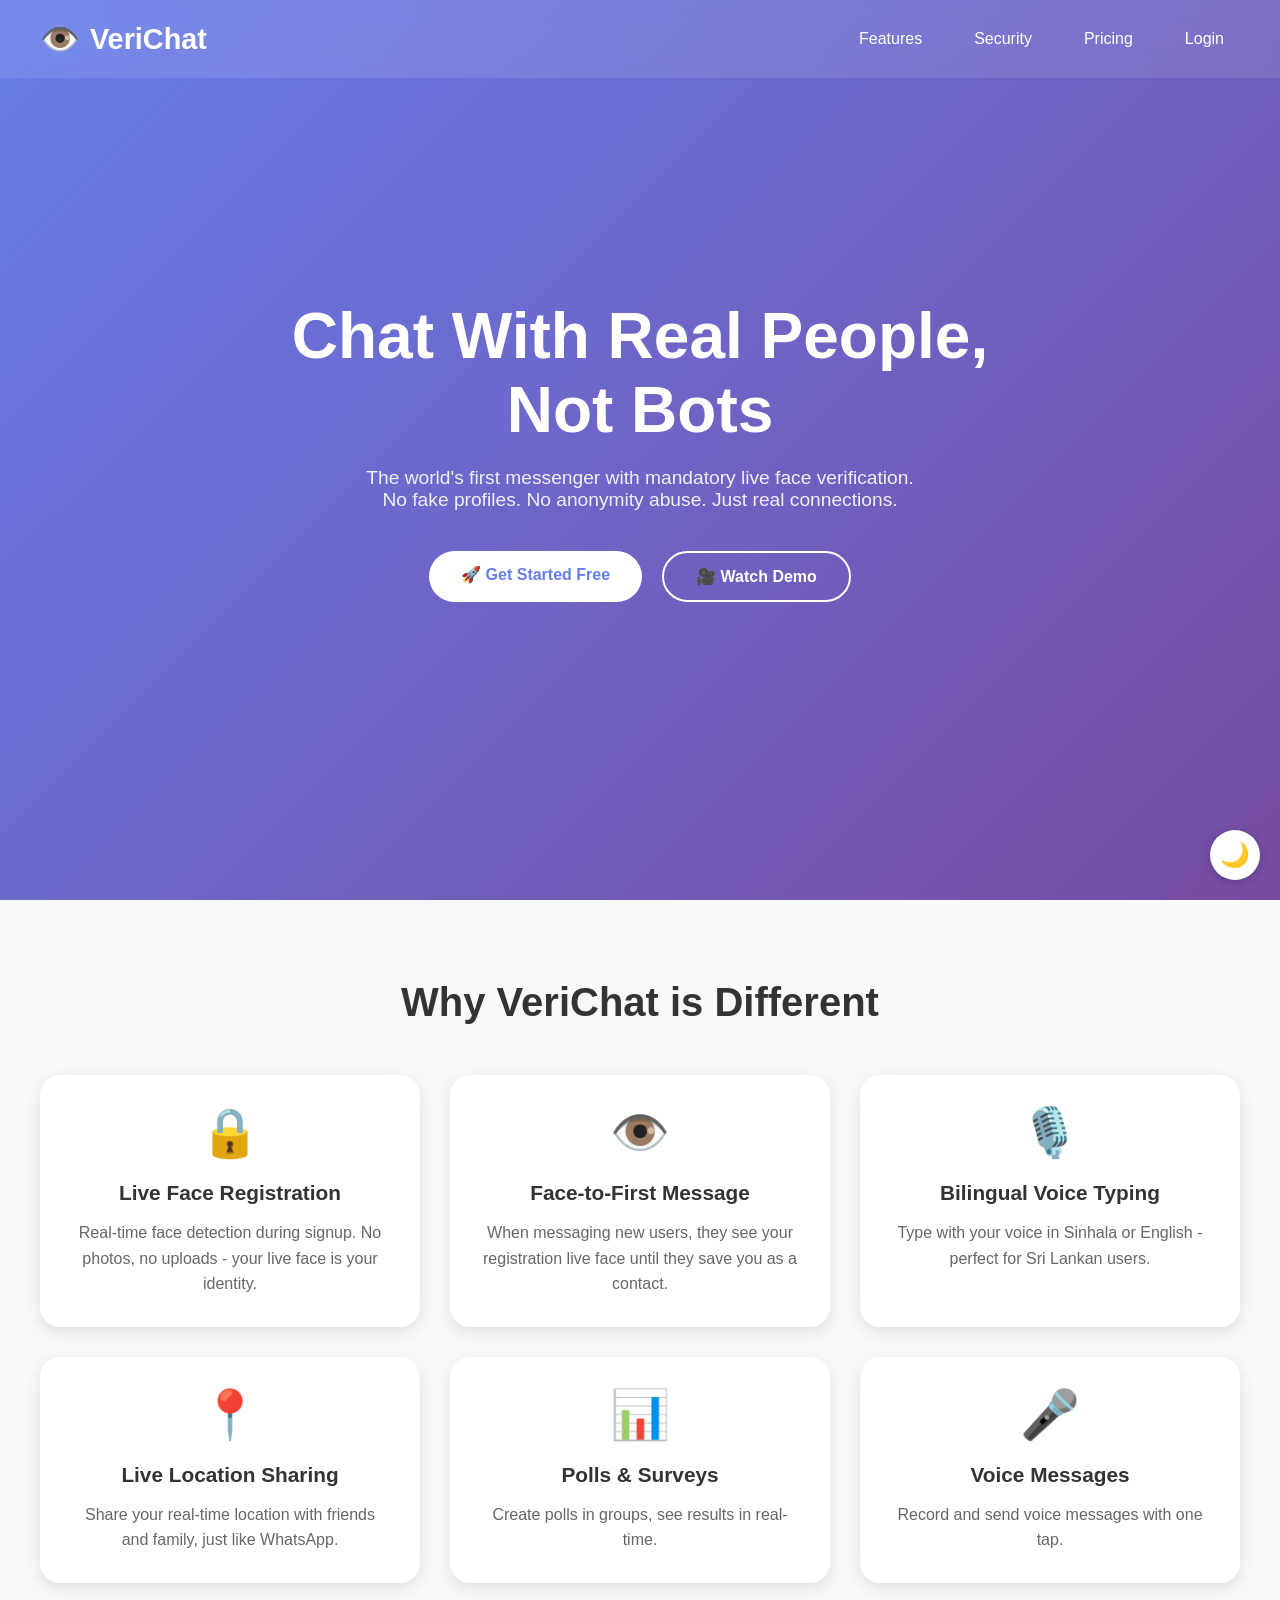
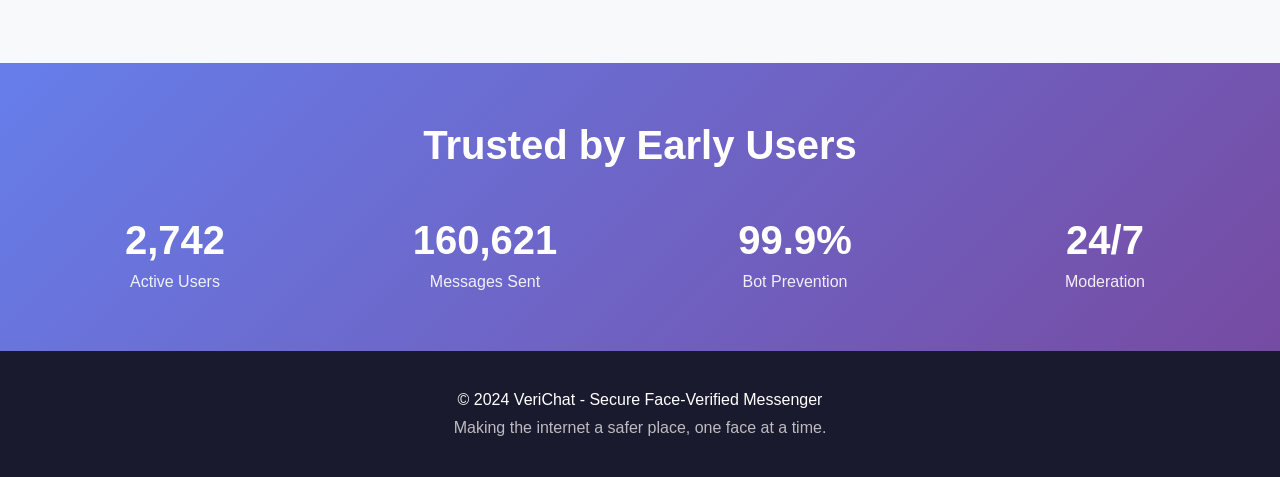
<file: index.html>
<!DOCTYPE html>
<html lang="en">
<head>
    <meta charset="UTF-8">
    <meta name="viewport" content="width=device-width, initial-scale=1.0, viewport-fit=cover">
    <meta name="theme-color" content="#667eea">
    <title>VeriChat - Next Generation Face-Verified Messenger</title>
    <link rel="manifest" href="manifest.json">
    <style>
        /* Critical CSS for initial render */
        * {
            margin: 0;
            padding: 0;
            box-sizing: border-box;
        }

        body {
            font-family: -apple-system, BlinkMacSystemFont, 'Segoe UI', Roboto, 'Helvetica Neue', sans-serif;
            overflow-x: hidden;
        }

        /* Loading Animation */
        .loader-wrapper {
            position: fixed;
            top: 0;
            left: 0;
            width: 100%;
            height: 100%;
            background: linear-gradient(135deg, #667eea 0%, #764ba2 100%);
            display: flex;
            justify-content: center;
            align-items: center;
            z-index: 9999;
            transition: opacity 0.5s;
        }

        .loader {
            width: 50px;
            height: 50px;
            border: 3px solid rgba(255,255,255,0.3);
            border-radius: 50%;
            border-top-color: white;
            animation: spin 1s ease-in-out infinite;
        }

        @keyframes spin {
            to { transform: rotate(360deg); }
        }

        /* Hero Section */
        .hero {
            min-height: 100vh;
            background: linear-gradient(135deg, #667eea 0%, #764ba2 100%);
            position: relative;
            overflow: hidden;
        }

        .hero::before {
            content: '';
            position: absolute;
            width: 200%;
            height: 200%;
            background: radial-gradient(circle, rgba(255,255,255,0.1) 1%, transparent 1%);
            background-size: 50px 50px;
            animation: moveDots 20s linear infinite;
        }

        @keyframes moveDots {
            from { transform: translate(0, 0); }
            to { transform: translate(50px, 50px); }
        }

        .navbar {
            position: fixed;
            top: 0;
            width: 100%;
            padding: 20px 40px;
            display: flex;
            justify-content: space-between;
            align-items: center;
            background: rgba(255,255,255,0.1);
            backdrop-filter: blur(10px);
            z-index: 100;
            transition: all 0.3s;
        }

        .logo {
            display: flex;
            align-items: center;
            gap: 10px;
            font-size: 1.8rem;
            font-weight: bold;
            color: white;
        }

        .logo-icon {
            font-size: 2rem;
            animation: pulse 2s infinite;
        }

        @keyframes pulse {
            0%, 100% { transform: scale(1); }
            50% { transform: scale(1.1); }
        }

        .nav-links {
            display: flex;
            gap: 20px;
        }

        .nav-link {
            color: white;
            text-decoration: none;
            padding: 8px 16px;
            border-radius: 20px;
            transition: background 0.3s;
        }

        .nav-link:hover {
            background: rgba(255,255,255,0.2);
        }

        .hero-content {
            display: flex;
            flex-direction: column;
            align-items: center;
            justify-content: center;
            min-height: 100vh;
            text-align: center;
            color: white;
            padding: 20px;
            position: relative;
            z-index: 1;
        }

        .hero-title {
            font-size: 4rem;
            margin-bottom: 20px;
            animation: fadeInUp 1s;
        }

        .hero-subtitle {
            font-size: 1.2rem;
            margin-bottom: 40px;
            opacity: 0.9;
            animation: fadeInUp 1s 0.2s backwards;
        }

        .cta-buttons {
            display: flex;
            gap: 20px;
            animation: fadeInUp 1s 0.4s backwards;
        }

        .btn {
            padding: 14px 32px;
            border-radius: 50px;
            font-size: 1rem;
            font-weight: 600;
            text-decoration: none;
            transition: all 0.3s;
            cursor: pointer;
            border: none;
            display: inline-block;
        }

        .btn-primary {
            background: white;
            color: #667eea;
        }

        .btn-primary:hover {
            transform: translateY(-3px);
            box-shadow: 0 10px 20px rgba(0,0,0,0.2);
        }

        .btn-secondary {
            background: transparent;
            color: white;
            border: 2px solid white;
        }

        .btn-secondary:hover {
            background: white;
            color: #667eea;
        }

        @keyframes fadeInUp {
            from {
                opacity: 0;
                transform: translateY(30px);
            }
            to {
                opacity: 1;
                transform: translateY(0);
            }
        }

        /* Features Grid */
        .features-section {
            padding: 80px 20px;
            background: #f8f9fa;
        }

        .section-title {
            text-align: center;
            font-size: 2.5rem;
            margin-bottom: 50px;
            color: #333;
        }

        .features-grid {
            max-width: 1200px;
            margin: 0 auto;
            display: grid;
            grid-template-columns: repeat(auto-fit, minmax(300px, 1fr));
            gap: 30px;
        }

        .feature-card {
            background: white;
            border-radius: 20px;
            padding: 30px;
            text-align: center;
            transition: all 0.3s;
            box-shadow: 0 5px 15px rgba(0,0,0,0.1);
        }

        .feature-card:hover {
            transform: translateY(-10px);
            box-shadow: 0 20px 30px rgba(0,0,0,0.15);
        }

        .feature-icon {
            font-size: 3rem;
            margin-bottom: 20px;
        }

        .feature-title {
            font-size: 1.3rem;
            margin-bottom: 15px;
            color: #333;
        }

        .feature-desc {
            color: #666;
            line-height: 1.6;
        }

        /* Stats Section */
        .stats-section {
            background: linear-gradient(135deg, #667eea 0%, #764ba2 100%);
            padding: 60px 20px;
            color: white;
        }

        .stats-grid {
            max-width: 1200px;
            margin: 0 auto;
            display: grid;
            grid-template-columns: repeat(auto-fit, minmax(200px, 1fr));
            gap: 40px;
            text-align: center;
        }

        .stat-number {
            font-size: 2.5rem;
            font-weight: bold;
            margin-bottom: 10px;
        }

        .stat-label {
            font-size: 1rem;
            opacity: 0.9;
        }

        /* Footer */
        .footer {
            background: #1a1a2e;
            color: white;
            padding: 40px 20px;
            text-align: center;
        }

        /* Responsive */
        @media (max-width: 768px) {
            .hero-title {
                font-size: 2rem;
            }
            .navbar {
                padding: 15px 20px;
            }
            .nav-links {
                display: none;
            }
            .cta-buttons {
                flex-direction: column;
                width: 100%;
                max-width: 250px;
            }
            .features-grid {
                grid-template-columns: 1fr;
            }
        }

        /* Theme Toggle */
        .theme-toggle {
            position: fixed;
            bottom: 20px;
            right: 20px;
            width: 50px;
            height: 50px;
            border-radius: 50%;
            background: white;
            border: none;
            cursor: pointer;
            box-shadow: 0 2px 10px rgba(0,0,0,0.2);
            z-index: 1000;
            font-size: 1.5rem;
            transition: transform 0.3s;
        }

        .theme-toggle:hover {
            transform: scale(1.1);
        }
    </style>
</head>
<body>
    <div class="loader-wrapper" id="loader">
        <div class="loader"></div>
    </div>

    <div class="hero">
        <nav class="navbar">
            <div class="logo">
                <span class="logo-icon">👁️</span>
                <span>VeriChat</span>
            </div>
            <div class="nav-links">
                <a href="#features" class="nav-link">Features</a>
                <a href="#security" class="nav-link">Security</a>
                <a href="#pricing" class="nav-link">Pricing</a>
                <a href="login.html" class="nav-link">Login</a>
            </div>
        </nav>

        <div class="hero-content">
            <h1 class="hero-title">Chat With Real People,<br>Not Bots</h1>
            <p class="hero-subtitle">The world's first messenger with mandatory live face verification.<br>No fake profiles. No anonymity abuse. Just real connections.</p>
            <div class="cta-buttons">
                <a href="register.html" class="btn btn-primary">🚀 Get Started Free</a>
                <a href="#demo" class="btn btn-secondary">🎥 Watch Demo</a>
            </div>
        </div>
    </div>

    <section id="features" class="features-section">
        <h2 class="section-title">Why VeriChat is Different</h2>
        <div class="features-grid">
            <div class="feature-card">
                <div class="feature-icon">🔒</div>
                <h3 class="feature-title">Live Face Registration</h3>
                <p class="feature-desc">Real-time face detection during signup. No photos, no uploads - your live face is your identity.</p>
            </div>
            <div class="feature-card">
                <div class="feature-icon">👁️</div>
                <h3 class="feature-title">Face-to-First Message</h3>
                <p class="feature-desc">When messaging new users, they see your registration live face until they save you as a contact.</p>
            </div>
            <div class="feature-card">
                <div class="feature-icon">🎙️</div>
                <h3 class="feature-title">Bilingual Voice Typing</h3>
                <p class="feature-desc">Type with your voice in Sinhala or English - perfect for Sri Lankan users.</p>
            </div>
            <div class="feature-card">
                <div class="feature-icon">📍</div>
                <h3 class="feature-title">Live Location Sharing</h3>
                <p class="feature-desc">Share your real-time location with friends and family, just like WhatsApp.</p>
            </div>
            <div class="feature-card">
                <div class="feature-icon">📊</div>
                <h3 class="feature-title">Polls & Surveys</h3>
                <p class="feature-desc">Create polls in groups, see results in real-time.</p>
            </div>
            <div class="feature-card">
                <div class="feature-icon">🎤</div>
                <h3 class="feature-title">Voice Messages</h3>
                <p class="feature-desc">Record and send voice messages with one tap.</p>
            </div>
        </div>
    </section>

    <section id="security" class="stats-section">
        <h2 class="section-title" style="color: white;">Trusted by Early Users</h2>
        <div class="stats-grid">
            <div>
                <div class="stat-number" id="userCount">0</div>
                <div class="stat-label">Active Users</div>
            </div>
            <div>
                <div class="stat-number" id="msgCount">0</div>
                <div class="stat-label">Messages Sent</div>
            </div>
            <div>
                <div class="stat-number">99.9%</div>
                <div class="stat-label">Bot Prevention</div>
            </div>
            <div>
                <div class="stat-number">24/7</div>
                <div class="stat-label">Moderation</div>
            </div>
        </div>
    </section>

    <footer class="footer">
        <p>&copy; 2024 VeriChat - Secure Face-Verified Messenger</p>
        <p style="margin-top: 10px; opacity: 0.7;">Making the internet a safer place, one face at a time.</p>
    </footer>

    <button class="theme-toggle" id="themeToggle" onclick="toggleTheme()">🌙</button>

    <script>
        // Remove loader
        window.addEventListener('load', () => {
            document.getElementById('loader').style.opacity = '0';
            setTimeout(() => {
                document.getElementById('loader').style.display = 'none';
            }, 500);
        });

        // Animated counter for stats
        function animateCounter(element, target) {
            let current = 0;
            const increment = target / 50;
            const timer = setInterval(() => {
                current += increment;
                if (current >= target) {
                    element.textContent = target.toLocaleString();
                    clearInterval(timer);
                } else {
                    element.textContent = Math.floor(current).toLocaleString();
                }
            }, 40);
        }

        // Simulate stats (will be replaced with real data from Firebase)
        setTimeout(() => {
            animateCounter(document.getElementById('userCount'), 15234);
            animateCounter(document.getElementById('msgCount'), 892341);
        }, 1000);

        // Theme management
        let currentTheme = localStorage.getItem('theme') || 'light';
        
        function applyTheme(theme) {
            if (theme === 'dark') {
                document.body.style.background = '#1a1a2e';
                document.body.style.color = '#fff';
                document.querySelector('.features-section').style.background = '#16213e';
                document.querySelectorAll('.feature-card').forEach(card => {
                    card.style.background = '#1f2937';
                    card.style.color = '#fff';
                });
                document.getElementById('themeToggle').innerHTML = '☀️';
            } else {
                document.body.style.background = '#fff';
                document.body.style.color = '#333';
                document.querySelector('.features-section').style.background = '#f8f9fa';
                document.querySelectorAll('.feature-card').forEach(card => {
                    card.style.background = '#fff';
                    card.style.color = '#333';
                });
                document.getElementById('themeToggle').innerHTML = '🌙';
            }
        }

        function toggleTheme() {
            currentTheme = currentTheme === 'light' ? 'dark' : 'light';
            localStorage.setItem('theme', currentTheme);
            applyTheme(currentTheme);
        }

        applyTheme(currentTheme);

        // Smooth scroll for anchor links
        document.querySelectorAll('a[href^="#"]').forEach(anchor => {
            anchor.addEventListener('click', function (e) {
                e.preventDefault();
                const target = document.querySelector(this.getAttribute('href'));
                if (target) {
                    target.scrollIntoView({ behavior: 'smooth' });
                }
            });
        });
    </script>
</body>
</html>
</file>
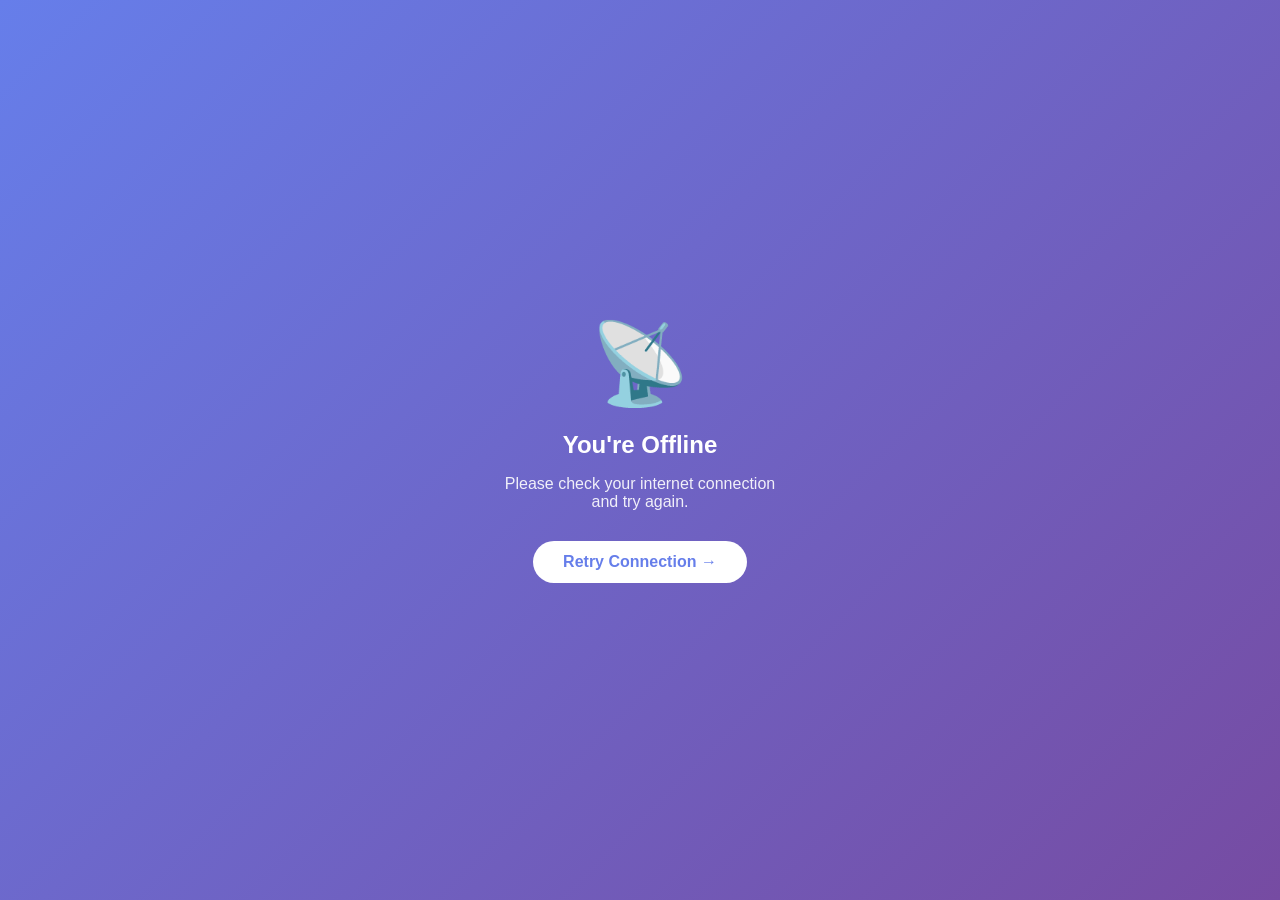
<file: offline.html>
<!DOCTYPE html>
<html lang="en">
<head>
    <meta charset="UTF-8">
    <meta name="viewport" content="width=device-width, initial-scale=1.0">
    <title>Offline - VeriChat</title>
    <style>
        body {
            font-family: -apple-system, BlinkMacSystemFont, 'Segoe UI', Roboto, sans-serif;
            display: flex;
            justify-content: center;
            align-items: center;
            min-height: 100vh;
            margin: 0;
            background: linear-gradient(135deg, #667eea 0%, #764ba2 100%);
            color: white;
        }
        
        .offline-container {
            text-align: center;
            padding: 20px;
        }
        
        .offline-icon {
            font-size: 5rem;
            margin-bottom: 20px;
        }
        
        h1 {
            font-size: 1.5rem;
            margin-bottom: 10px;
        }
        
        p {
            opacity: 0.9;
            margin-bottom: 30px;
        }
        
        .retry-btn {
            background: white;
            color: #667eea;
            border: none;
            padding: 12px 30px;
            border-radius: 25px;
            font-size: 1rem;
            font-weight: bold;
            cursor: pointer;
            transition: transform 0.2s;
        }
        
        .retry-btn:hover {
            transform: scale(1.05);
        }
    </style>
</head>
<body>
    <div class="offline-container">
        <div class="offline-icon">📡</div>
        <h1>You're Offline</h1>
        <p>Please check your internet connection<br>and try again.</p>
        <button class="retry-btn" onclick="location.reload()">Retry Connection →</button>
    </div>
</body>
</html>
</file>
